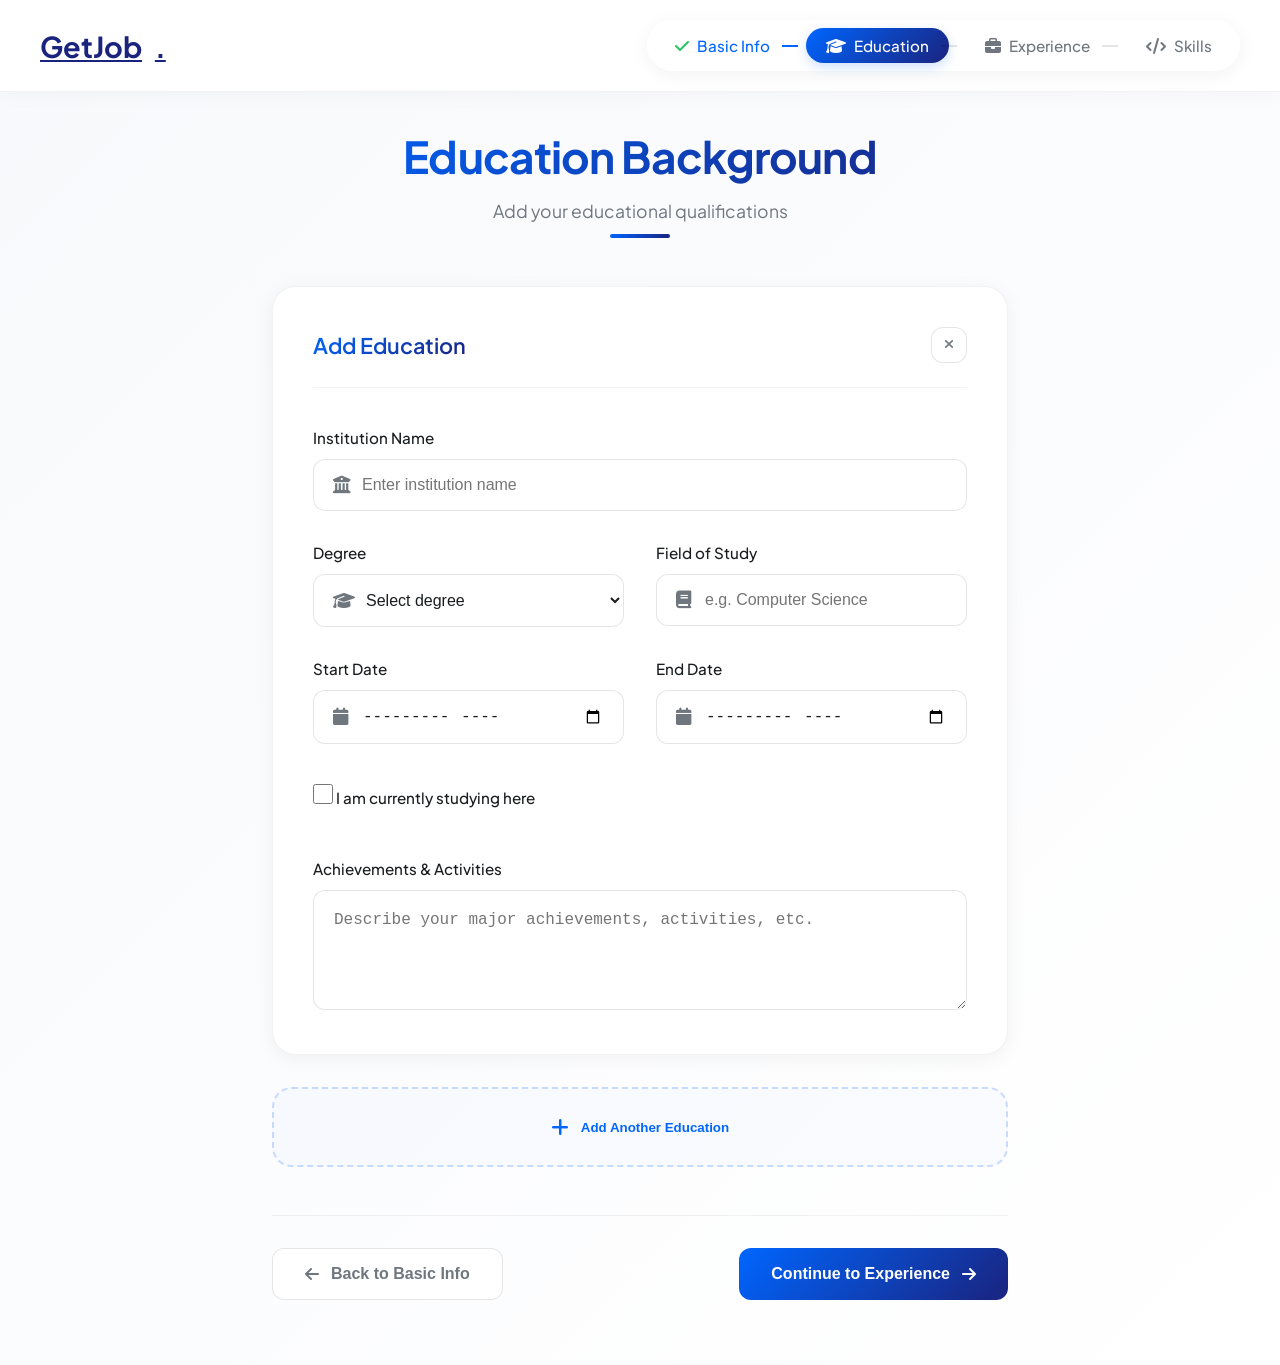
<file: frontend/education.html>
<!DOCTYPE html>
<html lang="en">
  <head>
    <meta charset="UTF-8" />
    <meta name="viewport" content="width=device-width, initial-scale=1.0" />
    <title>Education Details | GetJob</title>
    <link rel="stylesheet" href="css/styles.css" />
    <link rel="stylesheet" href="css/education.css" />
    <link rel="preconnect" href="https://fonts.googleapis.com" />
    <link rel="preconnect" href="https://fonts.gstatic.com" crossorigin />
    <link
      href="https://fonts.googleapis.com/css2?family=Plus+Jakarta+Sans:wght@400;500;600;700&display=swap"
      rel="stylesheet"
    />
    <link
      rel="stylesheet"
      href="https://cdnjs.cloudflare.com/ajax/libs/font-awesome/6.5.1/css/all.min.css"
    />
  </head>
  <body>
    <div class="page-container">
      <nav class="profile-nav">
        <a href="index.html" class="logo">GetJob<span>.</span></a>
        <div class="nav-progress">
          <div class="progress-steps">
            <div class="step completed">
              <i class="fa-solid fa-check"></i>
              <span>Basic Info</span>
            </div>
            <div class="step active">
              <i class="fa-solid fa-graduation-cap"></i>
              <span>Education</span>
            </div>
            <div class="step">
              <i class="fa-solid fa-briefcase"></i>
              <span>Experience</span>
            </div>
            <div class="step">
              <i class="fa-solid fa-code"></i>
              <span>Skills</span>
            </div>
          </div>
        </div>
      </nav>

      <main class="education-content">
        <div class="section-header">
          <h1>Education Background</h1>
          <p>Add your educational qualifications</p>
        </div>

        <div class="education-list">
          <!-- Education Entry -->
          <div class="education-entry">
            <div class="entry-header">
              <h3>Add Education</h3>
              <button type="button" class="btn-icon remove-entry" title="Remove">
                <i class="fa-solid fa-times"></i>
              </button>
            </div>

            <form class="education-form">
              <div class="form-grid">
                <div class="form-group full-width">
                  <label for="institution">Institution Name</label>
                  <div class="input-group">
                    <i class="fa-solid fa-building-columns"></i>
                    <input
                      type="text"
                      id="institution"
                      placeholder="Enter institution name"
                      required
                    />
                  </div>
                </div>

                <div class="form-group">
                  <label for="degree">Degree</label>
                  <div class="input-group">
                    <i class="fa-solid fa-graduation-cap"></i>
                    <select id="degree" required>
                      <option value="">Select degree</option>
                      <option value="bachelor">Bachelor's Degree</option>
                      <option value="master">Master's Degree</option>
                      <option value="phd">Ph.D.</option>
                      <option value="diploma">Diploma</option>
                    </select>
                  </div>
                </div>

                <div class="form-group">
                  <label for="field">Field of Study</label>
                  <div class="input-group">
                    <i class="fa-solid fa-book"></i>
                    <input
                      type="text"
                      id="field"
                      placeholder="e.g. Computer Science"
                      required
                    />
                  </div>
                </div>

                <div class="form-group">
                  <label for="startDate">Start Date</label>
                  <div class="input-group">
                    <i class="fa-solid fa-calendar"></i>
                    <input type="month" id="startDate" required />
                  </div>
                </div>

                <div class="form-group">
                  <label for="endDate">End Date</label>
                  <div class="input-group">
                    <i class="fa-solid fa-calendar"></i>
                    <input type="month" id="endDate" />
                  </div>
                </div>

                <div class="form-group">
                  <label class="checkbox-label">
                    <input type="checkbox" id="currentlyStudying" />
                    <span>I am currently studying here</span>
                  </label>
                </div>

                <div class="form-group full-width">
                  <label for="achievements">Achievements & Activities</label>
                  <div class="input-group">
                    <textarea
                      id="achievements"
                      rows="3"
                      placeholder="Describe your major achievements, activities, etc."
                    ></textarea>
                  </div>
                </div>
              </div>
            </form>
          </div>
        </div>

        <button type="button" class="btn-add-more">
          <i class="fa-solid fa-plus"></i>
          Add Another Education
        </button>

        <div class="form-actions">
          <button type="button" class="btn-secondary" onclick="location.href='create-profile.html'">
            <i class="fa-solid fa-arrow-left"></i>
            Back to Basic Info
          </button>
          <button type="button" class="btn-primary" onclick="saveAndContinue()">
            Continue to Experience
            <i class="fa-solid fa-arrow-right"></i>
          </button>
        </div>
      </main>
    </div>

    <script src="js/config.js"></script>
    <script src="js/api.js"></script>
    <script src="js/education.js"></script>
  </body>
</html>
</file>
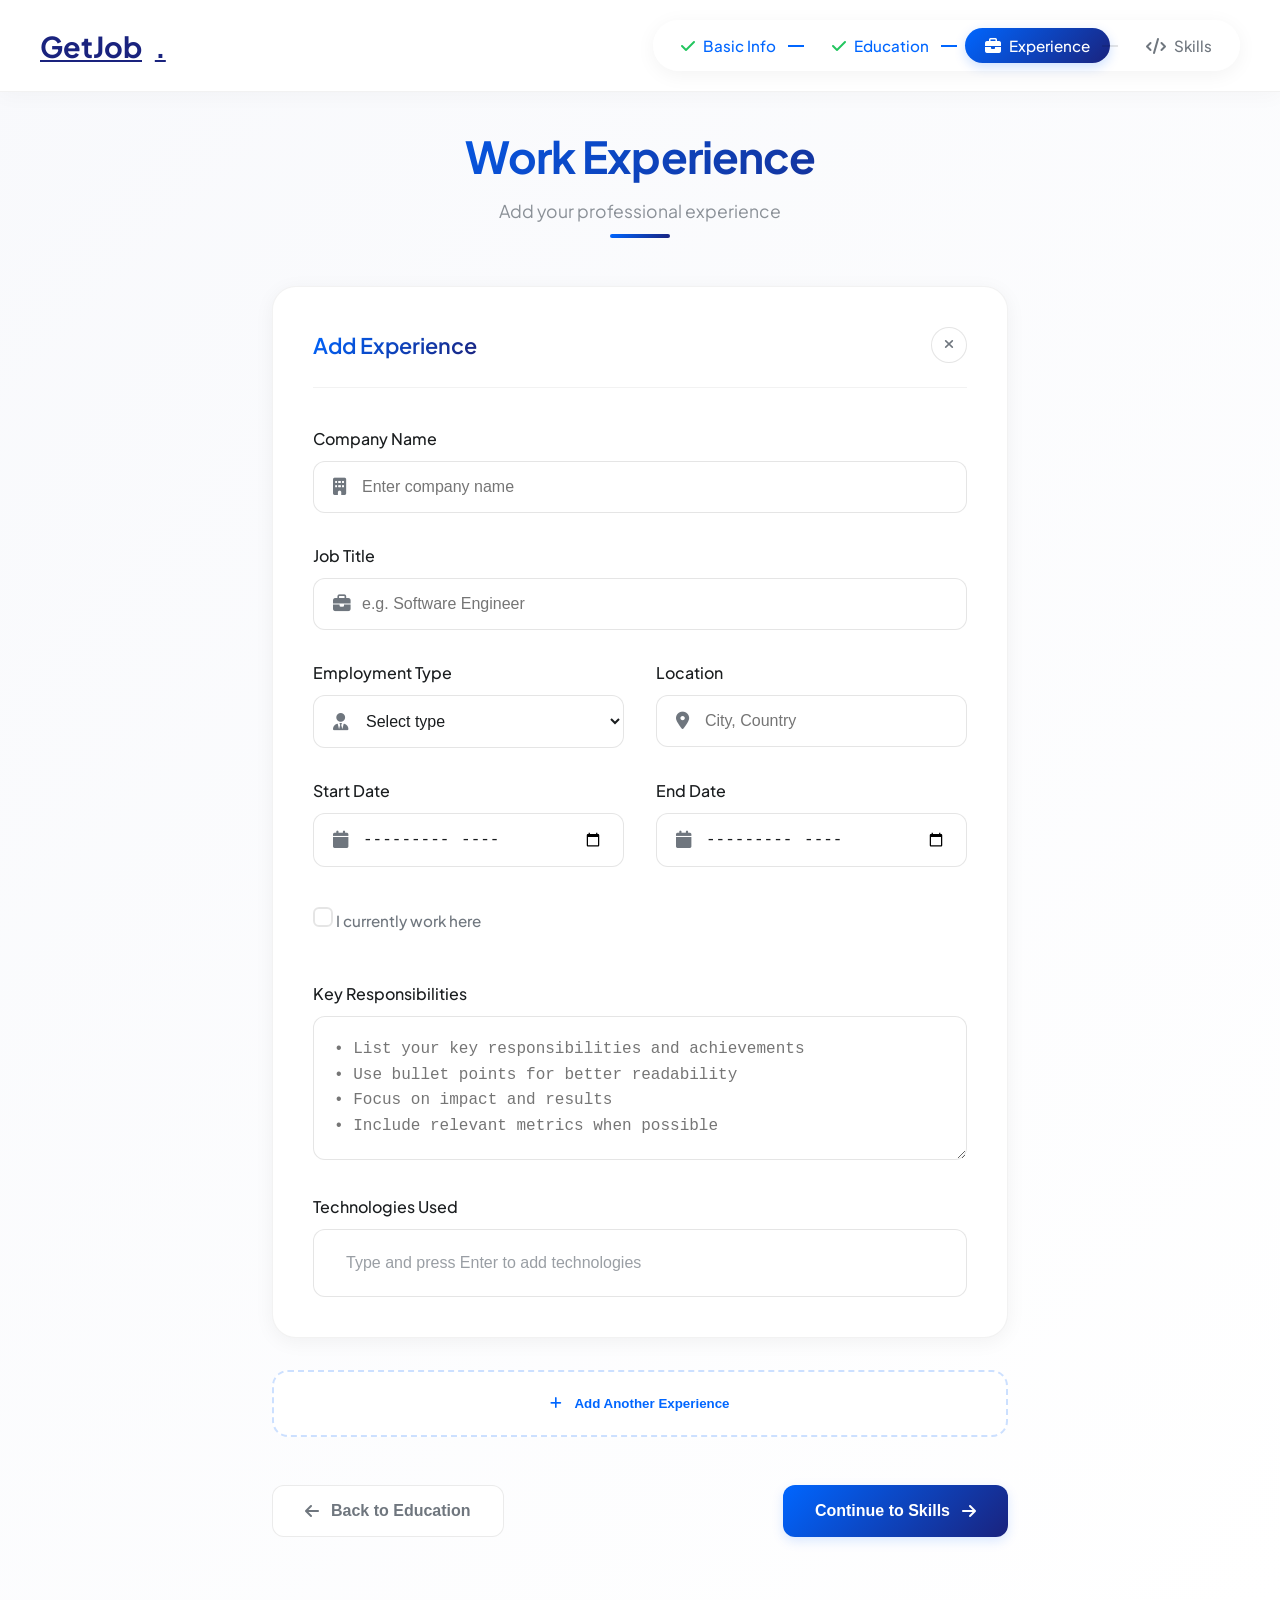
<file: frontend/experience.html>
<!DOCTYPE html>
<html lang="en">
  <head>
    <meta charset="UTF-8" />
    <meta name="viewport" content="width=device-width, initial-scale=1.0" />
    <title>Work Experience | GetJob</title>
    <link rel="stylesheet" href="css/styles.css" />
    <link rel="stylesheet" href="css/experience.css" />
    <link rel="preconnect" href="https://fonts.googleapis.com" />
    <link rel="preconnect" href="https://fonts.gstatic.com" crossorigin />
    <link
      href="https://fonts.googleapis.com/css2?family=Plus+Jakarta+Sans:wght@400;500;600;700&display=swap"
      rel="stylesheet"
    />
    <link
      rel="stylesheet"
      href="https://cdnjs.cloudflare.com/ajax/libs/font-awesome/6.5.1/css/all.min.css"
    />
  </head>
  <body>
    <div class="page-container">
      <nav class="profile-nav">
        <a href="index.html" class="logo">GetJob<span>.</span></a>
        <div class="nav-progress">
          <div class="progress-steps">
            <div class="step completed">
              <i class="fa-solid fa-check"></i>
              <span>Basic Info</span>
            </div>
            <div class="step completed">
              <i class="fa-solid fa-check"></i>
              <span>Education</span>
            </div>
            <div class="step active">
              <i class="fa-solid fa-briefcase"></i>
              <span>Experience</span>
            </div>
            <div class="step">
              <i class="fa-solid fa-code"></i>
              <span>Skills</span>
            </div>
          </div>
        </div>
      </nav>

      <main class="experience-content">
        <div class="section-header">
          <h1>Work Experience</h1>
          <p>Add your professional experience</p>
        </div>

        <div class="experience-list">
          <div class="experience-entry">
            <div class="entry-header">
              <h3>Add Experience</h3>
              <button type="button" class="btn-icon remove-entry" title="Remove">
                <i class="fa-solid fa-times"></i>
              </button>
            </div>

            <form class="experience-form">
              <div class="form-grid">
                <div class="form-group full-width">
                  <label for="company">Company Name</label>
                  <div class="input-group">
                    <i class="fa-solid fa-building"></i>
                    <input type="text" id="company" placeholder="Enter company name" required />
                  </div>
                </div>

                <div class="form-group full-width">
                  <label for="position">Job Title</label>
                  <div class="input-group">
                    <i class="fa-solid fa-briefcase"></i>
                    <input type="text" id="position" placeholder="e.g. Software Engineer" required />
                  </div>
                </div>

                <div class="form-group">
                  <label for="employmentType">Employment Type</label>
                  <div class="input-group">
                    <i class="fa-solid fa-user-tie"></i>
                    <select id="employmentType" required>
                      <option value="">Select type</option>
                      <option value="fullTime">Full-time</option>
                      <option value="partTime">Part-time</option>
                      <option value="contract">Contract</option>
                      <option value="internship">Internship</option>
                      <option value="freelance">Freelance</option>
                    </select>
                  </div>
                </div>

                <div class="form-group">
                  <label for="location">Location</label>
                  <div class="input-group">
                    <i class="fa-solid fa-location-dot"></i>
                    <input type="text" id="location" placeholder="City, Country" required />
                  </div>
                </div>

                <div class="form-group">
                  <label for="startDate">Start Date</label>
                  <div class="input-group">
                    <i class="fa-solid fa-calendar"></i>
                    <input type="month" id="startDate" required />
                  </div>
                </div>

                <div class="form-group">
                  <label for="endDate">End Date</label>
                  <div class="input-group">
                    <i class="fa-solid fa-calendar"></i>
                    <input type="month" id="endDate" />
                  </div>
                </div>

                <div class="form-group">
                  <label class="checkbox-label">
                    <input type="checkbox" id="currentlyWorking" />
                    <span>I currently work here</span>
                  </label>
                </div>

                <div class="form-group full-width">
                  <label for="responsibilities">Key Responsibilities</label>
                  <div class="input-group">
                    <textarea
                      id="responsibilities"
                      rows="4"
                      placeholder="• List your key responsibilities and achievements&#10;• Use bullet points for better readability&#10;• Focus on impact and results&#10;• Include relevant metrics when possible"
                    ></textarea>
                  </div>
                </div>

                <div class="form-group full-width">
                  <label>Technologies Used</label>
                  <div class="tags-input">
                    <div class="tags-list"></div>
                    <input
                      type="text"
                      id="techInput"
                      placeholder="Type and press Enter to add technologies"
                    />
                  </div>
                </div>
              </div>
            </form>
          </div>
        </div>

        <button type="button" class="btn-add-more">
          <i class="fa-solid fa-plus"></i>
          Add Another Experience
        </button>

        <div class="form-actions">
          <button type="button" class="btn-secondary" onclick="location.href='education.html'">
            <i class="fa-solid fa-arrow-left"></i>
            Back to Education
          </button>
          <button type="button" class="btn-primary" onclick="saveAndContinue()">
            Continue to Skills
            <i class="fa-solid fa-arrow-right"></i>
          </button>
        </div>
      </main>
    </div>

    <script src="js/config.js"></script>
    <script src="js/api.js"></script>
    <script src="js/experience.js"></script>
  </body>
</html>
</file>
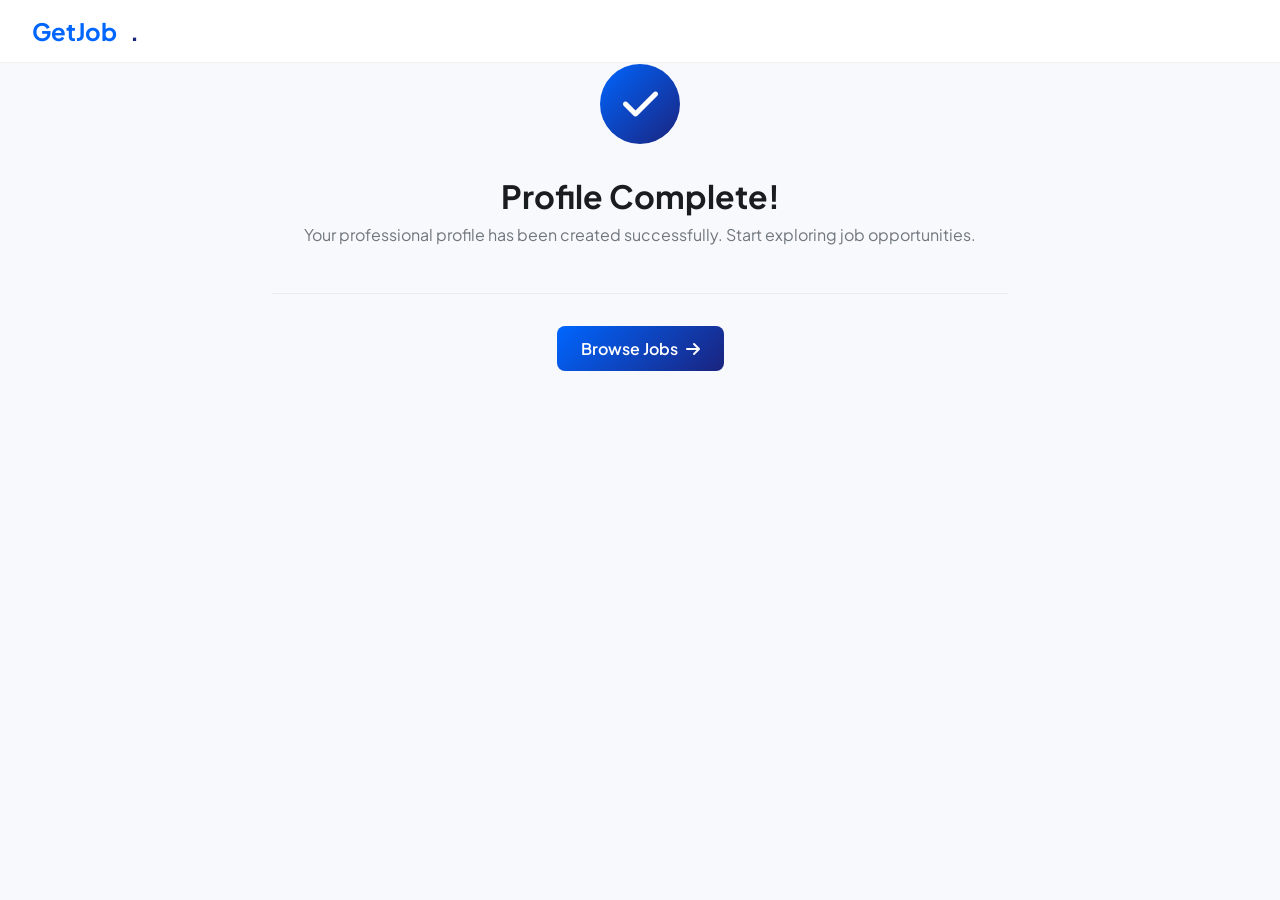
<file: frontend/profile-complete.html>
<!DOCTYPE html>
<html lang="en">
  <head>
    <meta charset="UTF-8" />
    <meta name="viewport" content="width=device-width, initial-scale=1.0" />
    <title>Profile Complete | GetJob</title>
    <link rel="stylesheet" href="css/styles.css" />
    <link rel="stylesheet" href="css/create-profile.css" />
    <link rel="preconnect" href="https://fonts.googleapis.com" />
    <link rel="preconnect" href="https://fonts.gstatic.com" crossorigin />
    <link
      href="https://fonts.googleapis.com/css2?family=Plus+Jakarta+Sans:wght@400;500;600;700&display=swap"
      rel="stylesheet"
    />
    <link
      rel="stylesheet"
      href="https://cdnjs.cloudflare.com/ajax/libs/font-awesome/6.5.1/css/all.min.css"
    />
  </head>
  <body>
    <div class="page-container">
      <nav class="profile-nav">
        <a href="index.html" class="logo">GetJob<span>.</span></a>
      </nav>

      <main class="profile-content" style="text-align: center; padding: 4rem 2rem;">
        <div class="section-header">
          <div style="width: 80px; height: 80px; background: var(--gradient-primary); border-radius: 50%; display: flex; align-items: center; justify-content: center; margin: 0 auto 2rem;">
            <i class="fa-solid fa-check" style="font-size: 2.5rem; color: white;"></i>
          </div>
          <h1>Profile Complete!</h1>
          <p>Your professional profile has been created successfully. Start exploring job opportunities.</p>
        </div>
        <div class="form-actions" style="justify-content: center; margin-top: 2rem;">
          <a href="index.html" class="btn-primary" style="text-decoration: none; display: inline-flex;">
            Browse Jobs
            <i class="fa-solid fa-arrow-right"></i>
          </a>
        </div>
      </main>
    </div>
  </body>
</html>
</file>
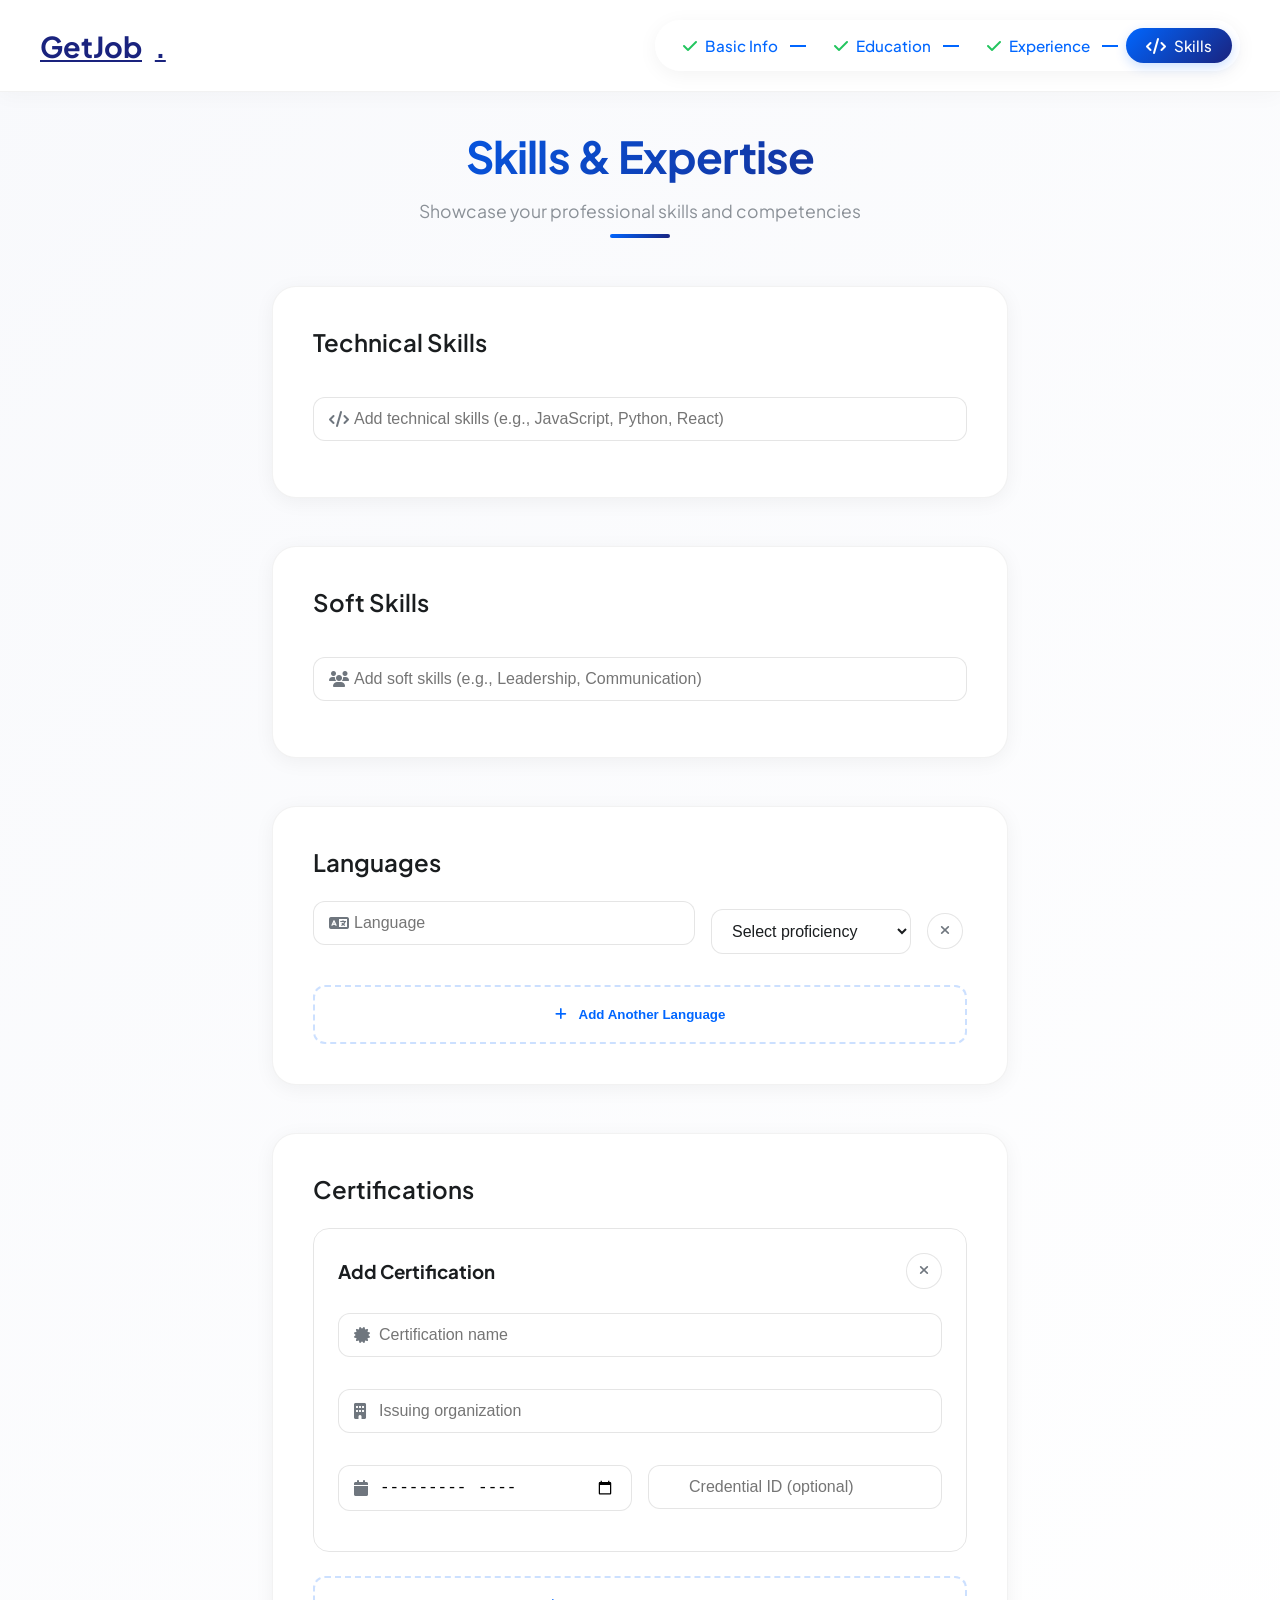
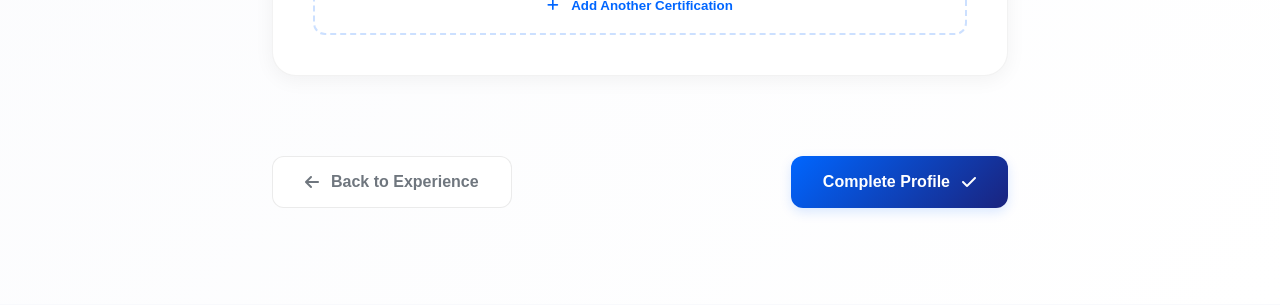
<file: frontend/skills.html>
<!DOCTYPE html>
<html lang="en">
  <head>
    <meta charset="UTF-8" />
    <meta name="viewport" content="width=device-width, initial-scale=1.0" />
    <title>Skills & Expertise | GetJob</title>
    <link rel="stylesheet" href="css/styles.css" />
    <link rel="stylesheet" href="css/skills.css" />
    <link rel="preconnect" href="https://fonts.googleapis.com" />
    <link rel="preconnect" href="https://fonts.gstatic.com" crossorigin />
    <link
      href="https://fonts.googleapis.com/css2?family=Plus+Jakarta+Sans:wght@400;500;600;700&display=swap"
      rel="stylesheet"
    />
    <link
      rel="stylesheet"
      href="https://cdnjs.cloudflare.com/ajax/libs/font-awesome/6.5.1/css/all.min.css"
    />
  </head>
  <body>
    <div class="page-container">
      <nav class="profile-nav">
        <a href="index.html" class="logo">GetJob<span>.</span></a>
        <div class="nav-progress">
          <div class="progress-steps">
            <div class="step completed">
              <i class="fa-solid fa-check"></i>
              <span>Basic Info</span>
            </div>
            <div class="step completed">
              <i class="fa-solid fa-check"></i>
              <span>Education</span>
            </div>
            <div class="step completed">
              <i class="fa-solid fa-check"></i>
              <span>Experience</span>
            </div>
            <div class="step active">
              <i class="fa-solid fa-code"></i>
              <span>Skills</span>
            </div>
          </div>
        </div>
      </nav>

      <main class="skills-content">
        <div class="section-header">
          <h1>Skills & Expertise</h1>
          <p>Showcase your professional skills and competencies</p>
        </div>

        <div class="skills-container">
          <!-- Technical Skills Section -->
          <section class="skills-section">
            <h2>Technical Skills</h2>
            <div class="skills-input">
              <div class="tags-list" id="technicalSkills"></div>
              <div class="input-group">
                <i class="fa-solid fa-code"></i>
                <input
                  type="text"
                  placeholder="Add technical skills (e.g., JavaScript, Python, React)"
                  id="technicalInput"
                />
              </div>
            </div>
          </section>

          <!-- Soft Skills Section -->
          <section class="skills-section">
            <h2>Soft Skills</h2>
            <div class="skills-input">
              <div class="tags-list" id="softSkills"></div>
              <div class="input-group">
                <i class="fa-solid fa-users"></i>
                <input
                  type="text"
                  placeholder="Add soft skills (e.g., Leadership, Communication)"
                  id="softInput"
                />
              </div>
            </div>
          </section>

          <!-- Languages Section -->
          <section class="skills-section">
            <h2>Languages</h2>
            <div class="languages-list" id="languagesList">
              <!-- Language entries will be added here -->
              <div class="language-entry">
                <div class="input-group">
                  <i class="fa-solid fa-language"></i>
                  <input type="text" placeholder="Language" class="language-name" />
                </div>
                <select class="proficiency-level">
                  <option value="">Select proficiency</option>
                  <option value="native">Native</option>
                  <option value="fluent">Fluent</option>
                  <option value="advanced">Advanced</option>
                  <option value="intermediate">Intermediate</option>
                  <option value="basic">Basic</option>
                </select>
                <button type="button" class="btn-icon remove-language">
                  <i class="fa-solid fa-times"></i>
                </button>
              </div>
            </div>
            <button type="button" class="btn-add-language">
              <i class="fa-solid fa-plus"></i>
              Add Another Language
            </button>
          </section>

          <!-- Certifications Section -->
          <section class="skills-section">
            <h2>Certifications</h2>
            <div class="certifications-list" id="certificationsList">
              <div class="certification-entry">
                <div class="cert-header">
                  <h3>Add Certification</h3>
                  <button type="button" class="btn-icon remove-cert">
                    <i class="fa-solid fa-times"></i>
                  </button>
                </div>
                <div class="cert-form">
                  <div class="input-group">
                    <i class="fa-solid fa-certificate"></i>
                    <input type="text" placeholder="Certification name" class="cert-name" />
                  </div>
                  <div class="input-group">
                    <i class="fa-solid fa-building"></i>
                    <input type="text" placeholder="Issuing organization" class="cert-org" />
                  </div>
                  <div class="cert-dates">
                    <div class="input-group">
                      <i class="fa-solid fa-calendar"></i>
                      <input type="month" class="cert-date" placeholder="Issue date" />
                    </div>
                    <div class="input-group">
                      <input type="text" placeholder="Credential ID (optional)" class="cert-id" />
                    </div>
                  </div>
                </div>
              </div>
            </div>
            <button type="button" class="btn-add-cert">
              <i class="fa-solid fa-plus"></i>
              Add Another Certification
            </button>
          </section>
        </div>

        <div class="form-actions">
          <button type="button" class="btn-secondary" onclick="location.href='experience.html'">
            <i class="fa-solid fa-arrow-left"></i>
            Back to Experience
          </button>
          <button type="button" class="btn-primary" onclick="saveAndFinish()">
            Complete Profile
            <i class="fa-solid fa-check"></i>
          </button>
        </div>
      </main>
    </div>

    <script src="js/config.js"></script>
    <script src="js/api.js"></script>
    <script src="js/skills.js"></script>
  </body>
</html>
</file>
<file: frontend/css/styles.css>
:root {
  --primary-color: #0066ff;
  --secondary-color: #1a237e;
  --accent-color: #ff6b6b;
  --background-light: #f8f9fc;
  --text-primary: #1a1d1f;
  --text-secondary: #6f767e;
  --shadow-sm: 0 2px 8px rgba(0, 0, 0, 0.05);
  --shadow-md: 0 8px 24px rgba(0, 0, 0, 0.08);
  --gradient-primary: linear-gradient(
    135deg,
    var(--primary-color),
    var(--secondary-color)
  );
}

* {
  margin: 0;
  padding: 0;
  box-sizing: border-box;
}

body {
  font-family: "Plus Jakarta Sans", sans-serif;
  background-color: var(--background-light);
  color: var(--text-primary);
}

.navbar {
  background: white;
  padding: 1.2rem 0;
  border-bottom: 1px solid rgba(0, 0, 0, 0.05);
  position: fixed;
  width: 100%;
  top: 0;
  z-index: 100;
  backdrop-filter: blur(8px);
  background: rgba(255, 255, 255, 0.95);
}

.nav-container {
  max-width: 1280px;
  margin: 0 auto;
  display: flex;
  align-items: center;
  justify-content: space-between;
  padding: 0 2rem;
}

.logo {
  display: flex;
  align-items: center;
  gap: 0.8rem;
  font-weight: 700;
  font-size: 1.8rem;
  color: var(--secondary-color);
}

.nav-links {
  display: flex;
  gap: 2rem;
}

.nav-link {
  color: var(--text-secondary);
  text-decoration: none;
  font-weight: 500;
  transition: all 0.3s ease;
  position: relative;
}

.nav-link:hover {
  color: var(--primary-color);
}

.nav-link::after {
  content: "";
  position: absolute;
  bottom: -4px;
  left: 0;
  width: 0;
  height: 2px;
  background: var(--primary-color);
  transition: width 0.3s ease;
}

.nav-link:hover::after,
.nav-link.active::after {
  width: 100%;
}

.nav-link.active {
  color: var(--primary-color);
  font-weight: 600;
}

/* Add some padding to sections to improve scrolling */
.discover-section,
.internships-section,
.organizations-section {
  scroll-margin-top: 100px; /* Increased to account for navbar height + padding */
}

.auth-buttons {
  display: flex;
  gap: 1rem;
  align-items: center;
}

.btn-login {
  text-decoration: none;
  display: inline-flex;
  align-items: center;
  padding: 0.8rem 1.6rem;
  border: 1px solid var(--primary-color);
  background: transparent;
  color: var(--primary-color);
  border-radius: 8px;
  font-weight: 600;
  cursor: pointer;
  transition: all 0.2s ease;
  position: relative;
  overflow: hidden;
}

.btn-register {
  display: inline-flex;
  align-items: center;
  justify-content: center;
  padding: 0.8rem 1.6rem;
  background: var(--gradient-primary);
  color: white;
  border: none;
  border-radius: 8px;
  font-weight: 600;
  cursor: pointer;
  transition: all 0.2s ease;
  box-shadow: 0 4px 15px rgba(0, 102, 255, 0.2);
  text-decoration: none;
}

.btn-login:hover {
  background: var(--primary-color);
  color: white;
  transform: translateY(-2px);
}

.btn-register:hover {
  transform: translateY(-2px);
  box-shadow: 0 4px 15px rgba(45, 63, 222, 0.2);
}

.hero-section {
  max-width: 1280px;
  margin: 0 auto;
  padding: 10rem 2rem 4rem;
  text-align: center;
}

.hero-title {
  font-size: clamp(2.5rem, 5vw, 3.5rem);
  font-weight: 700;
  margin-bottom: 1rem;
  background: var(--gradient-primary);
  -webkit-background-clip: text;
  -webkit-text-fill-color: transparent;
  letter-spacing: -0.02em;
}

.hero-subtitle {
  font-size: 1.2rem;
  color: var(--text-secondary);
  margin-bottom: 4rem;
  max-width: 600px;
  margin-left: auto;
  margin-right: auto;
}

.search-container {
  margin: 3rem auto;
  max-width: 900px;
}

.search-box {
  display: flex;
  gap: 1rem;
  background: white;
  padding: 1.5rem;
  border-radius: 16px;
  box-shadow: var(--shadow-md);
  transition: all 0.3s ease;
  position: relative;
}

.search-box:hover {
  transform: translateY(-2px);
  box-shadow: var(--shadow-md), 0 8px 24px rgba(45, 63, 222, 0.1);
}

.search-input {
  flex: 1;
  display: flex;
  align-items: center;
  gap: 0.8rem;
  padding: 0.8rem 1.2rem;
  background: var(--background-light);
  border-radius: 8px;
  transition: all 0.2s ease;
  border: 1px solid transparent;
}

.search-input:focus-within {
  background: white;
  border-color: var(--primary-color);
}

.search-input input,
.search-input select {
  width: 100%;
  border: none;
  background: transparent;
  font-size: 1rem;
  color: var(--text-primary);
  outline: none;
}

.btn-search {
  padding: 0.8rem 2rem;
  background: var(--gradient-primary);
  color: white;
  border: none;
  border-radius: 8px;
  font-weight: 600;
  cursor: pointer;
  transition: all 0.2s ease;
  display: flex;
  align-items: center;
  gap: 0.5rem;
  box-shadow: 0 4px 15px rgba(0, 102, 255, 0.2);
}

.btn-search:hover {
  transform: translateY(-2px);
  box-shadow: 0 6px 20px rgba(0, 102, 255, 0.3);
}

.categories-grid {
  display: grid;
  grid-template-columns: repeat(auto-fit, minmax(240px, 1fr));
  gap: 1.5rem;
  margin: 4rem 0;
}

.category-card {
  background: white;
  padding: 1.5rem;
  border-radius: 12px;
  text-align: left;
  transition: all 0.3s ease;
  border: 1px solid rgba(0, 0, 0, 0.05);
  cursor: pointer;
}

.category-card:hover {
  transform: translateY(-4px);
  box-shadow: var(--shadow-md);
}

.category-card.premium {
  background: var(--gradient-primary);
  color: white;
}

/* Icon styles */
.search-input i {
  color: var(--text-secondary);
  font-size: 1.1rem;
  min-width: 20px;
}

.btn-search i {
  margin-right: 8px;
}

.category-card i {
  font-size: 1.5rem;
  margin-bottom: 1rem;
  display: block;
}

.category-card.premium i {
  color: white;
}

/* Responsive Design */
@media (max-width: 768px) {
  .nav-container {
    padding: 0 1rem;
  }

  .nav-links {
    display: none;
  }

  .search-box {
    flex-direction: column;
    padding: 1rem;
  }

  .search-input {
    width: 100%;
  }

  .btn-search {
    width: 100%;
    margin-top: 0.5rem;
  }

  .hero-title {
    font-size: clamp(2rem, 4vw, 2.5rem);
  }

  .hero-subtitle {
    font-size: 1rem;
    padding: 0 1rem;
  }
}

/* Featured Jobs Section */
.featured-jobs {
  margin-top: 6rem;
  padding: 2rem;
  background: linear-gradient(to bottom, #0a1930, #1a2942);
  backdrop-filter: blur(10px);
  border-radius: 24px;
  box-shadow: 0 20px 40px rgba(10, 25, 48, 0.15);
}

.featured-title {
  font-size: 2.5rem;
  font-weight: 700;
  color: white;
  margin-bottom: 1rem;
}

.featured-subtitle {
  color: rgba(255, 255, 255, 0.7);
  margin-bottom: 3rem;
  font-size: 1.1rem;
}

.jobs-grid {
  display: grid;
  grid-template-columns: repeat(auto-fit, minmax(350px, 1fr));
  gap: 2rem;
}

.job-card {
  background: rgba(255, 255, 255, 0.03);
  backdrop-filter: blur(10px);
  padding: 2rem;
  border-radius: 16px;
  border: 1px solid rgba(255, 255, 255, 0.1);
  transition: all 0.3s ease;
}

.job-card:hover {
  transform: translateY(-4px);
  box-shadow: 0 8px 30px rgba(0, 0, 0, 0.2);
  border-color: rgba(255, 255, 255, 0.2);
  background: rgba(255, 255, 255, 0.05);
}

.job-icon {
  width: 48px;
  height: 48px;
  background: rgba(255, 255, 255, 0.1);
  border-radius: 12px;
  display: flex;
  align-items: center;
  justify-content: center;
  margin-bottom: 1.5rem;
}

.job-icon i {
  font-size: 1.5rem;
  color: #60a5fa;
}

.job-tags {
  display: flex;
  gap: 0.5rem;
  margin-bottom: 1rem;
}

.tag {
  padding: 0.4rem 0.8rem;
  border-radius: 6px;
  font-size: 0.875rem;
  font-weight: 500;
}

.tag.featured {
  background: rgba(96, 165, 250, 0.2);
  color: #60a5fa;
}

.tag.remote {
  background: rgba(52, 168, 83, 0.1);
  color: #34a853;
}

.tag.urgent {
  background: rgba(234, 67, 53, 0.1);
  color: #ea4335;
}

.tag.hybrid {
  background: rgba(251, 188, 5, 0.1);
  color: #fbbc05;
}

.job-title {
  font-size: 1.25rem;
  font-weight: 600;
  margin-bottom: 0.5rem;
  color: white;
}

.company-name {
  color: rgba(255, 255, 255, 0.7);
  margin-bottom: 1.5rem;
}

.job-details {
  display: flex;
  flex-direction: column;
  gap: 0.75rem;
  margin-bottom: 1.5rem;
}

.job-details span {
  display: flex;
  align-items: center;
  gap: 0.5rem;
  color: rgba(255, 255, 255, 0.6);
  font-size: 0.875rem;
}

.job-skills {
  display: flex;
  flex-wrap: wrap;
  gap: 0.5rem;
  margin-bottom: 1.5rem;
}

.skill {
  padding: 0.4rem 0.8rem;
  background: rgba(255, 255, 255, 0.1);
  border-radius: 6px;
  font-size: 0.875rem;
  color: rgba(255, 255, 255, 0.8);
}

.job-actions {
  display: flex;
  gap: 1rem;
}

.btn-apply {
  flex: 1;
  padding: 0.8rem;
  background: #60a5fa;
  color: white;
  border: none;
  border-radius: 8px;
  font-weight: 600;
  cursor: pointer;
  transition: all 0.2s ease;
}

.btn-save {
  width: 42px;
  height: 42px;
  display: flex;
  align-items: center;
  justify-content: center;
  border: 1px solid rgba(255, 255, 255, 0.2);
  background: transparent;
  border-radius: 8px;
  cursor: pointer;
  transition: all 0.2s ease;
}

.btn-save i {
  color: rgba(255, 255, 255, 0.8);
}

.btn-apply:hover {
  transform: translateY(-2px);
  box-shadow: 0 4px 20px rgba(96, 165, 250, 0.4);
  background: #4993f8;
}

.btn-save:hover {
  background: rgba(255, 255, 255, 0.1);
  border-color: rgba(255, 255, 255, 0.4);
}

/* Update responsive styles */
@media (max-width: 768px) {
  .featured-jobs {
    margin-top: 4rem;
    padding: 1rem;
  }

  .featured-title {
    font-size: 2rem;
  }

  .jobs-grid {
    grid-template-columns: 1fr;
  }

  .job-card {
    padding: 1.5rem;
  }
}

/* Footer Styles */
.footer {
  background: #f8fafc;
  padding: 5rem 0 2rem;
  margin-top: 8rem;
  border-top: 1px solid rgba(0, 0, 0, 0.05);
}

.footer-container {
  max-width: 1280px;
  margin: 0 auto;
  padding: 0 2rem;
}

.footer-main {
  display: grid;
  grid-template-columns: 1.5fr 2fr;
  gap: 4rem;
  margin-bottom: 4rem;
}

.footer-brand {
  max-width: 320px;
}

.footer-logo {
  margin-bottom: 1.5rem;
}

.footer-logo span {
  font-size: 1.5rem;
  font-weight: 700;
  background: var(--gradient-primary);
  -webkit-background-clip: text;
  -webkit-text-fill-color: transparent;
}

.footer-description {
  color: var(--text-secondary);
  line-height: 1.6;
  margin-bottom: 2rem;
}

.social-links {
  display: flex;
  gap: 1rem;
}

.social-link {
  width: 40px;
  height: 40px;
  border-radius: 50%;
  background: white;
  display: flex;
  align-items: center;
  justify-content: center;
  color: var(--text-secondary);
  border: 1px solid rgba(0, 0, 0, 0.05);
  transition: all 0.3s ease;
}

.social-link:hover {
  color: var(--primary-color);
  transform: translateY(-2px);
  box-shadow: 0 4px 12px rgba(0, 0, 0, 0.1);
  border-color: var(--primary-color);
}

.footer-links {
  display: grid;
  grid-template-columns: repeat(3, 1fr);
  gap: 2rem;
}

.footer-group h4 {
  font-size: 1.1rem;
  font-weight: 600;
  color: var(--text-primary);
  margin-bottom: 1.5rem;
}

.footer-group ul {
  list-style: none;
  padding: 0;
}

.footer-group ul li {
  margin-bottom: 1rem;
}

.footer-group ul a {
  color: var(--text-secondary);
  text-decoration: none;
  transition: all 0.3s ease;
}

.footer-group ul a:hover {
  color: var(--primary-color);
  transform: translateX(2px);
}

.footer-bottom {
  padding-top: 2rem;
  border-top: 1px solid rgba(0, 0, 0, 0.05);
  display: flex;
  justify-content: space-between;
  align-items: center;
}

.copyright {
  color: var(--text-secondary);
  font-size: 0.875rem;
}

.footer-meta {
  display: flex;
  gap: 2rem;
}

.footer-meta a {
  color: var(--text-secondary);
  text-decoration: none;
  font-size: 0.875rem;
  transition: color 0.3s ease;
}

.footer-meta a:hover {
  color: var(--primary-color);
}

/* Responsive Design */
@media (max-width: 768px) {
  .footer {
    padding: 3rem 0 1.5rem;
    margin-top: 4rem;
  }

  .footer-main {
    grid-template-columns: 1fr;
    gap: 3rem;
  }

  .footer-brand {
    max-width: 100%;
    text-align: center;
  }

  .social-links {
    justify-content: center;
  }

  .footer-links {
    grid-template-columns: repeat(2, 1fr);
    gap: 2rem;
  }

  .footer-bottom {
    flex-direction: column;
    text-align: center;
    gap: 1rem;
  }

  .footer-meta {
    justify-content: center;
    flex-wrap: wrap;
    gap: 1rem;
  }
}

@media (max-width: 480px) {
  .footer-links {
    grid-template-columns: 1fr;
    text-align: center;
  }
}

html {
  scroll-behavior: smooth;
}

/* Progress Steps Styles */
.nav-progress {
  display: flex;
  align-items: center;
  justify-content: center;
}

.progress-steps {
  display: flex;
  align-items: center;
  gap: 1rem;
  padding: 0.5rem;
  background: rgba(255, 255, 255, 0.8);
  border-radius: 100px;
  box-shadow: 0 4px 20px rgba(0, 0, 0, 0.05);
  position: relative;
}

.step {
  display: flex;
  align-items: center;
  gap: 0.5rem;
  padding: 0.5rem 1.25rem;
  border-radius: 100px;
  font-size: 0.95rem;
  font-weight: 500;
  color: var(--text-secondary);
  transition: all 0.3s ease;
  position: relative;
}

.step i {
  font-size: 1rem;
  transition: all 0.3s ease;
}

.step.active {
  background: var(--gradient-primary);
  color: white;
  box-shadow: 0 4px 12px rgba(0, 102, 255, 0.2);
}

.step.completed {
  color: var(--primary-color);
}

.step.completed i {
  color: #22c55e;
}

/* Connecting lines between steps */
.step:not(:last-child)::after {
  content: "";
  position: absolute;
  right: -0.5rem;
  top: 50%;
  transform: translateY(-50%);
  width: 1rem;
  height: 2px;
  background: rgba(0, 0, 0, 0.1);
}

.step.completed:not(:last-child)::after {
  background: var(--primary-color);
}

/* Step animations */
.step {
  animation: stepFadeIn 0.5s ease forwards;
}

@keyframes stepFadeIn {
  from {
    opacity: 0;
    transform: translateY(-10px);
  }
  to {
    opacity: 1;
    transform: translateY(0);
  }
}

/* Hover effects */
.step:not(.active):hover {
  background: rgba(0, 102, 255, 0.05);
  transform: translateY(-2px);
}

/* Mobile responsiveness */
@media (max-width: 768px) {
  .progress-steps {
    gap: 0.5rem;
    padding: 0.25rem;
  }

  .step {
    padding: 0.5rem 0.75rem;
    font-size: 0.85rem;
  }

  .step span {
    display: none;
  }

  .step i {
    font-size: 1.1rem;
  }
}
</file>
<file: frontend/css/education.css>
.page-container {
  min-height: 100vh;
  background: linear-gradient(135deg, var(--background-light) 0%, #ffffff 100%);
}

.profile-nav {
  background: rgba(255, 255, 255, 0.9);
  backdrop-filter: blur(10px);
  padding: 1.25rem 2.5rem;
  border-bottom: 1px solid rgba(0, 0, 0, 0.05);
  position: fixed;
  width: 100%;
  top: 0;
  z-index: 100;
  display: flex;
  align-items: center;
  justify-content: space-between;
  box-shadow: 0 4px 20px rgba(0, 0, 0, 0.03);
}

.education-content {
  padding: 8rem 2rem 4rem;
  max-width: 800px;
  margin: 0 auto;
}

.section-header {
  text-align: center;
  margin-bottom: 4rem;
  position: relative;
}

.section-header::after {
  content: "";
  position: absolute;
  bottom: -1rem;
  left: 50%;
  transform: translateX(-50%);
  width: 60px;
  height: 4px;
  background: var(--gradient-primary);
  border-radius: 2px;
}

.section-header h1 {
  font-size: 2.75rem;
  font-weight: 700;
  background: var(--gradient-primary);
  -webkit-background-clip: text;
  -webkit-text-fill-color: transparent;
  margin-bottom: 1rem;
  letter-spacing: -0.02em;
}

.section-header p {
  color: var(--text-secondary);
  font-size: 1.1rem;
  max-width: 500px;
  margin: 0 auto;
}

.education-list {
  display: flex;
  flex-direction: column;
  gap: 2rem;
  margin-bottom: 2rem;
  perspective: 1000px;
}

.education-entry {
  background: white;
  border-radius: 24px;
  padding: 2.5rem;
  box-shadow: 0 4px 20px rgba(0, 0, 0, 0.05);
  border: 1px solid rgba(0, 0, 0, 0.05);
  transition: all 0.4s cubic-bezier(0.165, 0.84, 0.44, 1);
  transform-origin: center;
}

.education-entry:hover {
  transform: translateY(-4px) scale(1.01);
  box-shadow: 0 20px 40px rgba(0, 0, 0, 0.08);
  border-color: var(--primary-color);
}

.entry-header {
  display: flex;
  justify-content: space-between;
  align-items: center;
  margin-bottom: 2.5rem;
  padding-bottom: 1.5rem;
  border-bottom: 1px solid rgba(0, 0, 0, 0.05);
}

.entry-header h3 {
  font-size: 1.35rem;
  color: var(--text-primary);
  font-weight: 600;
  background: var(--gradient-primary);
  -webkit-background-clip: text;
  -webkit-text-fill-color: transparent;
}

.btn-icon {
  width: 36px;
  height: 36px;
  border-radius: 12px;
  border: 1px solid rgba(0, 0, 0, 0.1);
  background: white;
  color: var(--text-secondary);
  display: flex;
  align-items: center;
  justify-content: center;
  cursor: pointer;
  transition: all 0.3s ease;
}

.btn-icon:hover {
  color: #ef4444;
  border-color: #ef4444;
  background: #fef2f2;
  transform: rotate(90deg);
  box-shadow: 0 4px 12px rgba(239, 68, 68, 0.1);
}

.btn-add-more {
  width: 100%;
  padding: 1.75rem;
  border: 2px dashed rgba(0, 102, 255, 0.2);
  border-radius: 20px;
  background: rgba(0, 102, 255, 0.02);
  color: var(--primary-color);
  font-weight: 600;
  cursor: pointer;
  transition: all 0.3s ease;
  display: flex;
  align-items: center;
  justify-content: center;
  gap: 0.75rem;
  margin-bottom: 2.5rem;
}

.btn-add-more:hover {
  background: rgba(0, 102, 255, 0.05);
  border-color: var(--primary-color);
  transform: translateY(-2px);
  box-shadow: 0 8px 24px rgba(0, 102, 255, 0.1);
}

.btn-add-more i {
  font-size: 1.25rem;
  transition: transform 0.3s ease;
}

.btn-add-more:hover i {
  transform: rotate(90deg);
}

.form-actions {
  display: flex;
  justify-content: space-between;
  gap: 1.5rem;
  margin-top: 3rem;
  padding-top: 2rem;
  border-top: 1px solid rgba(0, 0, 0, 0.05);
}

.btn-secondary,
.btn-primary {
  padding: 1rem 2rem;
  border-radius: 12px;
  font-weight: 600;
  font-size: 1rem;
  cursor: pointer;
  transition: all 0.3s ease;
  display: flex;
  align-items: center;
  gap: 0.75rem;
  min-width: 200px;
  justify-content: center;
}

.btn-secondary {
  background: white;
  border: 1px solid rgba(0, 0, 0, 0.1);
  color: var(--text-secondary);
}

.btn-primary {
  background: var(--gradient-primary);
  border: none;
  color: white;
}

.btn-secondary:hover {
  border-color: var(--primary-color);
  color: var(--primary-color);
  transform: translateY(-2px);
  box-shadow: 0 4px 12px rgba(0, 0, 0, 0.05);
}

.btn-primary:hover {
  transform: translateY(-2px);
  box-shadow: 0 8px 24px rgba(0, 102, 255, 0.2);
}

/* Form Styles */
.form-grid {
  display: grid;
  grid-template-columns: repeat(2, 1fr);
  gap: 2rem;
}

.form-group.full-width {
  grid-column: 1 / -1;
}

.form-group label {
  display: block;
  margin-bottom: 0.75rem;
  font-weight: 500;
  color: var(--text-primary);
  font-size: 0.95rem;
}

.input-group {
  position: relative;
}

.input-group i {
  position: absolute;
  left: 1.25rem;
  top: 50%;
  transform: translateY(-50%);
  color: var(--text-secondary);
  font-size: 1.1rem;
  pointer-events: none;
}

.input-group input,
.input-group select,
.input-group textarea {
  width: 100%;
  padding: 1rem 1.25rem 1rem 3rem;
  border: 1px solid rgba(0, 0, 0, 0.1);
  border-radius: 12px;
  font-size: 1rem;
  transition: all 0.3s ease;
  background: white;
  color: var(--text-primary);
}

.input-group textarea {
  padding: 1.25rem;
  resize: vertical;
  min-height: 120px;
}

.input-group input:focus,
.input-group select:focus,
.input-group textarea:focus {
  border-color: var(--primary-color);
  box-shadow: 0 0 0 4px rgba(0, 102, 255, 0.1);
  outline: none;
}

.checkbox-label {
  display: flex;
  align-items: center;
  gap: 0.75rem;
  cursor: pointer;
  user-select: none;
  padding: 0.5rem 0;
}

.checkbox-label input[type="checkbox"] {
  width: 20px;
  height: 20px;
  border: 2px solid rgba(0, 0, 0, 0.1);
  border-radius: 6px;
  cursor: pointer;
  transition: all 0.3s ease;
}

.checkbox-label input[type="checkbox"]:checked {
  background-color: var(--primary-color);
  border-color: var(--primary-color);
}

/* Animation for new education entry */
@keyframes slideDown {
  from {
    opacity: 0;
    transform: translateY(-20px) scale(0.98);
  }
  to {
    opacity: 1;
    transform: translateY(0) scale(1);
  }
}

.education-entry {
  animation: slideDown 0.4s cubic-bezier(0.165, 0.84, 0.44, 1);
}

@media (max-width: 768px) {
  .education-content {
    padding: 6rem 1rem 2rem;
  }

  .section-header h1 {
    font-size: 2rem;
  }

  .form-grid {
    grid-template-columns: 1fr;
    gap: 1.5rem;
  }

  .education-entry {
    padding: 1.5rem;
  }

  .form-actions {
    flex-direction: column;
  }

  .btn-secondary,
  .btn-primary {
    width: 100%;
    min-width: unset;
  }
}
</file>
<file: frontend/css/experience.css>
.page-container {
  min-height: 100vh;
  background: linear-gradient(135deg, var(--background-light) 0%, #ffffff 100%);
}

.profile-nav {
  background: rgba(255, 255, 255, 0.95);
  backdrop-filter: blur(10px);
  -webkit-backdrop-filter: blur(10px);
  padding: 1.25rem 2.5rem;
  border-bottom: 1px solid rgba(0, 0, 0, 0.05);
  position: fixed;
  width: 100%;
  top: 0;
  z-index: 100;
  display: flex;
  align-items: center;
  justify-content: space-between;
  box-shadow: 0 4px 20px rgba(0, 0, 0, 0.03);
}

.experience-content {
  padding: 8rem 2rem 4rem;
  max-width: 800px;
  margin: 0 auto;
}

.section-header {
  text-align: center;
  margin-bottom: 4rem;
  position: relative;
  animation: fadeInDown 0.6s ease-out;
}

.section-header::after {
  content: "";
  position: absolute;
  bottom: -1rem;
  left: 50%;
  transform: translateX(-50%);
  width: 60px;
  height: 4px;
  background: var(--gradient-primary);
  border-radius: 2px;
  animation: expandWidth 0.6s ease-out;
}

.section-header h1 {
  font-size: 2.75rem;
  font-weight: 700;
  background: var(--gradient-primary);
  -webkit-background-clip: text;
  -webkit-text-fill-color: transparent;
  margin-bottom: 1rem;
  letter-spacing: -0.02em;
  position: relative;
}

.section-header p {
  color: var(--text-secondary);
  font-size: 1.1rem;
  max-width: 500px;
  margin: 0 auto;
  opacity: 0.8;
}

.experience-list {
  display: flex;
  flex-direction: column;
  gap: 2rem;
  margin-bottom: 2rem;
  perspective: 1000px;
}

.experience-entry {
  background: white;
  border-radius: 24px;
  padding: 2.5rem;
  box-shadow: 0 4px 20px rgba(0, 0, 0, 0.05);
  border: 1px solid rgba(0, 0, 0, 0.05);
  transition: all 0.4s cubic-bezier(0.165, 0.84, 0.44, 1);
  transform-origin: center;
  position: relative;
  overflow: hidden;
}

.experience-entry::before {
  content: '';
  position: absolute;
  top: 0;
  left: 0;
  right: 0;
  height: 4px;
  background: var(--gradient-primary);
  transform: scaleX(0);
  transform-origin: left;
  transition: transform 0.4s ease;
}

.experience-entry:hover::before {
  transform: scaleX(1);
}

.experience-entry:hover {
  transform: translateY(-4px) scale(1.01);
  box-shadow: 0 20px 40px rgba(0, 0, 0, 0.08);
  border-color: rgba(0, 102, 255, 0.2);
}

.entry-header {
  display: flex;
  justify-content: space-between;
  align-items: center;
  margin-bottom: 2.5rem;
  padding-bottom: 1.5rem;
  border-bottom: 1px solid rgba(0, 0, 0, 0.05);
}

.entry-header h3 {
  font-size: 1.35rem;
  font-weight: 600;
  background: var(--gradient-primary);
  -webkit-background-clip: text;
  -webkit-text-fill-color: transparent;
}

.form-grid {
  display: grid;
  grid-template-columns: repeat(2, 1fr);
  gap: 2rem;
}

.form-group.full-width {
  grid-column: 1 / -1;
}

.form-group label {
  display: block;
  margin-bottom: 0.75rem;
  font-weight: 500;
  color: var(--text-primary);
}

.input-group {
  position: relative;
}

.input-group i {
  position: absolute;
  left: 1.25rem;
  top: 50%;
  transform: translateY(-50%);
  color: var(--text-secondary);
  font-size: 1.1rem;
  pointer-events: none;
  transition: color 0.3s ease;
}

.input-group input,
.input-group select,
.input-group textarea {
  width: 100%;
  padding: 1rem 1.25rem 1rem 3rem;
  border: 1px solid rgba(0, 0, 0, 0.1);
  border-radius: 12px;
  font-size: 1rem;
  transition: all 0.3s ease;
  background: white;
  color: var(--text-primary);
}

.input-group textarea {
  padding: 1.25rem;
  resize: vertical;
  min-height: 120px;
  line-height: 1.6;
}

.input-group input:focus,
.input-group select:focus,
.input-group textarea:focus {
  border-color: var(--primary-color);
  box-shadow: 0 0 0 4px rgba(0, 102, 255, 0.1);
  outline: none;
}

.input-group input:focus + i,
.input-group select:focus + i {
  color: var(--primary-color);
}

/* Tags Input Styles */
.tags-input {
  border: 1px solid rgba(0, 0, 0, 0.1);
  border-radius: 12px;
  padding: 0.75rem;
  background: white;
  min-height: 50px;
  display: flex;
  flex-wrap: wrap;
  gap: 0.5rem;
  align-items: center;
  transition: all 0.3s ease;
}

.tags-input:focus-within {
  border-color: var(--primary-color);
  box-shadow: 0 0 0 4px rgba(0, 102, 255, 0.1);
}

.tags-list {
  display: flex;
  flex-wrap: wrap;
  gap: 0.5rem;
}

.tag {
  background: rgba(0, 102, 255, 0.08);
  color: var(--primary-color);
  padding: 0.5rem 1rem;
  border-radius: 8px;
  font-size: 0.9rem;
  font-weight: 500;
  display: flex;
  align-items: center;
  gap: 0.5rem;
  transition: all 0.3s ease;
  border: 1px solid rgba(0, 102, 255, 0.1);
}

.tag:hover {
  background: rgba(0, 102, 255, 0.12);
  transform: translateY(-1px);
}

.tag .remove-tag {
  cursor: pointer;
  opacity: 0.6;
  transition: all 0.3s ease;
  width: 16px;
  height: 16px;
  display: flex;
  align-items: center;
  justify-content: center;
  border-radius: 50%;
  background: rgba(0, 102, 255, 0.1);
}

.tag .remove-tag:hover {
  opacity: 1;
  background: rgba(0, 102, 255, 0.2);
}

.btn-add-more {
  width: 100%;
  padding: 1.5rem;
  border: 2px dashed rgba(0, 102, 255, 0.2);
  border-radius: 16px;
  background: white;
  color: var(--primary-color);
  font-weight: 600;
  cursor: pointer;
  transition: all 0.3s ease;
  display: flex;
  align-items: center;
  justify-content: center;
  gap: 0.75rem;
  margin-bottom: 2rem;
}

.btn-add-more:hover {
  background: rgba(0, 102, 255, 0.03);
  border-color: var(--primary-color);
  transform: translateY(-2px);
}

.btn-add-more i {
  transition: transform 0.3s ease;
}

.btn-add-more:hover i {
  transform: rotate(90deg);
}

/* Animations */
@keyframes fadeInDown {
  from {
    opacity: 0;
    transform: translateY(-20px);
  }
  to {
    opacity: 1;
    transform: translateY(0);
  }
}

@keyframes expandWidth {
  from {
    width: 0;
  }
  to {
    width: 60px;
  }
}

@keyframes slideDown {
  from {
    opacity: 0;
    transform: translateY(-20px) scale(0.98);
  }
  to {
    opacity: 1;
    transform: translateY(0) scale(1);
  }
}

.experience-entry {
  animation: slideDown 0.4s cubic-bezier(0.165, 0.84, 0.44, 1);
}

@media (max-width: 768px) {
  .experience-content {
    padding: 6rem 1rem 2rem;
  }

  .section-header h1 {
    font-size: 2rem;
  }

  .form-grid {
    grid-template-columns: 1fr;
    gap: 1.5rem;
  }

  .experience-entry {
    padding: 1.5rem;
  }

  .form-actions {
    flex-direction: column;
    gap: 1rem;
  }

  .btn-secondary,
  .btn-primary {
    width: 100%;
    min-width: unset;
  }

  .tags-input {
    padding: 0.5rem;
  }
}

/* Add these button and form action styles */
.form-actions {
  display: flex;
  justify-content: space-between;
  gap: 1.5rem;
  margin-top: 3rem;
}

.btn-primary,
.btn-secondary {
  min-width: 180px;
  padding: 1rem 2rem;
  border-radius: 12px;
  font-size: 1rem;
  font-weight: 600;
  display: flex;
  align-items: center;
  justify-content: center;
  gap: 0.75rem;
  transition: all 0.3s cubic-bezier(0.165, 0.84, 0.44, 1);
  cursor: pointer;
}

.btn-primary {
  background: var(--gradient-primary);
  border: none;
  color: white;
  box-shadow: 0 4px 12px rgba(0, 102, 255, 0.15);
}

.btn-primary:hover {
  transform: translateY(-2px);
  box-shadow: 0 6px 16px rgba(0, 102, 255, 0.25);
}

.btn-secondary {
  background: white;
  border: 1px solid rgba(0, 0, 0, 0.08);
  color: var(--text-secondary);
}

.btn-secondary:hover {
  border-color: var(--primary-color);
  color: var(--primary-color);
  background: rgba(0, 102, 255, 0.03);
  transform: translateY(-2px);
}

/* Fix missing input styles */
.tags-input input {
  border: none;
  outline: none;
  padding: 0.75rem;
  flex: 1;
  min-width: 120px;
  font-size: 1rem;
  color: var(--text-primary);
}

.tags-input input::placeholder {
  color: var(--text-secondary);
  opacity: 0.7;
}

/* Add checkbox styles */
.checkbox-label {
  display: flex;
  align-items: center;
  gap: 0.75rem;
  cursor: pointer;
  user-select: none;
  padding: 0.5rem 0;
}

.checkbox-label input[type="checkbox"] {
  appearance: none;
  -webkit-appearance: none;
  width: 20px;
  height: 20px;
  border: 2px solid rgba(0, 0, 0, 0.1);
  border-radius: 6px;
  cursor: pointer;
  position: relative;
  transition: all 0.3s ease;
}

.checkbox-label input[type="checkbox"]:checked {
  background: var(--gradient-primary);
  border-color: var(--primary-color);
}

.checkbox-label input[type="checkbox"]:checked::before {
  content: '✓';
  position: absolute;
  top: 50%;
  left: 50%;
  transform: translate(-50%, -50%);
  color: white;
  font-size: 12px;
}

.checkbox-label input[type="checkbox"]:hover {
  border-color: var(--primary-color);
}

.checkbox-label span {
  color: var(--text-secondary);
  font-size: 0.95rem;
}

/* Add loading animation for save button */
@keyframes spin {
  to {
    transform: rotate(360deg);
  }
}

.btn-primary .fa-spinner {
  animation: spin 1s linear infinite;
}

/* Add focus styles for better accessibility */
.btn-primary:focus,
.btn-secondary:focus,
.btn-add-more:focus {
  outline: none;
  box-shadow: 0 0 0 4px rgba(0, 102, 255, 0.15);
}

/* Enhance remove button */
.btn-icon {
  width: 36px;
  height: 36px;
  border-radius: 50%;
  border: 1px solid rgba(0, 0, 0, 0.1);
  background: white;
  color: var(--text-secondary);
  display: flex;
  align-items: center;
  justify-content: center;
  cursor: pointer;
  transition: all 0.3s ease;
}

.btn-icon:hover {
  color: #ef4444;
  border-color: #ef4444;
  background: #fef2f2;
  transform: rotate(90deg);
}

/* Add disabled state styles */
.btn-primary:disabled,
.btn-secondary:disabled {
  opacity: 0.7;
  cursor: not-allowed;
  transform: none;
}

input:disabled,
select:disabled,
textarea:disabled {
  background: rgba(0, 0, 0, 0.03);
  cursor: not-allowed;
}
</file>
<file: frontend/css/create-profile.css>
.page-container {
  min-height: 100vh;
  background: var(--background-light);
}

.profile-nav {
  background: white;
  padding: 1rem 2rem;
  border-bottom: 1px solid rgba(0, 0, 0, 0.05);
  position: fixed;
  width: 100%;
  top: 0;
  z-index: 100;
  display: flex;
  align-items: center;
  justify-content: space-between;
}

.logo {
  font-size: 1.5rem;
  font-weight: 700;
  color: var(--primary-color);
  text-decoration: none;
}

.logo span {
  color: var(--secondary-color);
}

.nav-progress {
  flex: 1;
  max-width: 600px;
  margin: 0 auto;
}

.progress-steps {
  display: flex;
  justify-content: space-between;
  position: relative;
  padding: 0 1rem;
}

.progress-steps::before {
  content: "";
  position: absolute;
  top: 50%;
  left: 0;
  right: 0;
  height: 2px;
  background: rgba(0, 0, 0, 0.1);
  transform: translateY(-50%);
  z-index: 1;
}

.step {
  display: flex;
  flex-direction: column;
  align-items: center;
  gap: 0.5rem;
  color: var(--text-secondary);
  position: relative;
  z-index: 2;
  background: white;
  padding: 0 1rem;
  cursor: pointer;
  transition: all 0.3s ease;
}

.step i {
  width: 40px;
  height: 40px;
  border-radius: 50%;
  background: var(--background-light);
  display: flex;
  align-items: center;
  justify-content: center;
  border: 2px solid rgba(0, 0, 0, 0.1);
  transition: all 0.3s ease;
}

.step span {
  font-size: 0.875rem;
  font-weight: 500;
}

.step.active {
  color: var(--primary-color);
}

.step.active i {
  background: var(--primary-color);
  color: white;
  border-color: var(--primary-color);
}

.step.completed i {
  background: #34a853;
  color: white;
  border-color: #34a853;
}

.profile-content {
  padding: 8rem 2rem 4rem;
  max-width: 800px;
  margin: 0 auto;
}

.section-header {
  text-align: center;
  margin-bottom: 3rem;
}

.section-header h1 {
  font-size: 2rem;
  color: var(--text-primary);
  margin-bottom: 0.5rem;
}

.section-header p {
  color: var(--text-secondary);
}

.profile-form {
  background: white;
  padding: 2rem;
  border-radius: 24px;
  box-shadow: 0 4px 20px rgba(0, 0, 0, 0.05);
}

.profile-photo {
  text-align: center;
  margin-bottom: 2rem;
}

.photo-upload {
  position: relative;
  width: 120px;
  height: 120px;
  margin: 0 auto;
  cursor: pointer;
}

.photo-upload img {
  width: 100%;
  height: 100%;
  border-radius: 50%;
  object-fit: cover;
}

.upload-overlay {
  position: absolute;
  top: 0;
  left: 0;
  width: 100%;
  height: 100%;
  background: rgba(0, 0, 0, 0.5);
  border-radius: 50%;
  display: flex;
  flex-direction: column;
  align-items: center;
  justify-content: center;
  color: white;
  opacity: 0;
  transition: opacity 0.3s ease;
}

.photo-upload:hover .upload-overlay {
  opacity: 1;
}

.form-grid {
  display: grid;
  grid-template-columns: repeat(2, 1fr);
  gap: 1.5rem;
  margin-bottom: 2rem;
}

.form-group.full-width {
  grid-column: 1 / -1;
}

.form-group label {
  display: block;
  margin-bottom: 0.5rem;
  font-weight: 500;
  color: var(--text-primary);
}

.input-group {
  position: relative;
}

.input-group i {
  position: absolute;
  left: 1rem;
  top: 50%;
  transform: translateY(-50%);
  color: var(--text-secondary);
}

.input-group input,
.input-group textarea {
  width: 100%;
  padding: 0.75rem 1rem 0.75rem 2.5rem;
  border: 1px solid rgba(0, 0, 0, 0.1);
  border-radius: 8px;
  font-size: 1rem;
  transition: all 0.3s ease;
}

.input-group textarea {
  padding: 1rem;
  resize: vertical;
}

.input-group input:focus,
.input-group textarea:focus {
  border-color: var(--primary-color);
  box-shadow: 0 0 0 4px rgba(0, 102, 255, 0.1);
  outline: none;
}

.form-actions {
  display: flex;
  justify-content: flex-end;
  gap: 1rem;
  padding-top: 2rem;
  border-top: 1px solid rgba(0, 0, 0, 0.05);
}

.btn-secondary,
.btn-primary {
  padding: 0.75rem 1.5rem;
  border-radius: 8px;
  font-weight: 600;
  cursor: pointer;
  transition: all 0.3s ease;
  display: flex;
  align-items: center;
  gap: 0.5rem;
}

.btn-secondary {
  background: white;
  border: 1px solid rgba(0, 0, 0, 0.1);
  color: var(--text-secondary);
}

.btn-primary {
  background: var(--gradient-primary);
  border: none;
  color: white;
}

.btn-secondary:hover {
  border-color: var(--primary-color);
  color: var(--primary-color);
}

.btn-primary:hover {
  transform: translateY(-2px);
  box-shadow: 0 4px 12px rgba(0, 102, 255, 0.2);
}

@media (max-width: 768px) {
  .form-grid {
    grid-template-columns: 1fr;
  }

  .progress-steps span {
    display: none;
  }

  .form-actions {
    flex-direction: column;
  }

  .btn-secondary,
  .btn-primary {
    width: 100%;
    justify-content: center;
  }
}
</file>
<file: frontend/css/skills.css>
.page-container {
  min-height: 100vh;
  background: linear-gradient(135deg, var(--background-light) 0%, #ffffff 100%);
}

.profile-nav {
  background: rgba(255, 255, 255, 0.95);
  backdrop-filter: blur(10px);
  -webkit-backdrop-filter: blur(10px);
  padding: 1.25rem 2.5rem;
  border-bottom: 1px solid rgba(0, 0, 0, 0.05);
  position: fixed;
  width: 100%;
  top: 0;
  z-index: 100;
  display: flex;
  align-items: center;
  justify-content: space-between;
  box-shadow: 0 4px 20px rgba(0, 0, 0, 0.03);
}

.skills-content {
  padding: 8rem 2rem 4rem;
  max-width: 800px;
  margin: 0 auto;
}

.section-header {
  text-align: center;
  margin-bottom: 4rem;
  position: relative;
  animation: fadeInDown 0.6s ease-out;
}

.section-header::after {
  content: "";
  position: absolute;
  bottom: -1rem;
  left: 50%;
  transform: translateX(-50%);
  width: 60px;
  height: 4px;
  background: var(--gradient-primary);
  border-radius: 2px;
  animation: expandWidth 0.6s ease-out;
}

.section-header h1 {
  font-size: 2.75rem;
  font-weight: 700;
  background: var(--gradient-primary);
  -webkit-background-clip: text;
  -webkit-text-fill-color: transparent;
  margin-bottom: 1rem;
  letter-spacing: -0.02em;
}

.section-header p {
  color: var(--text-secondary);
  font-size: 1.1rem;
  max-width: 500px;
  margin: 0 auto;
  opacity: 0.8;
}

.skills-container {
  display: flex;
  flex-direction: column;
  gap: 3rem;
}

.skills-section {
  background: white;
  border-radius: 24px;
  padding: 2.5rem;
  box-shadow: 0 4px 20px rgba(0, 0, 0, 0.05);
  border: 1px solid rgba(0, 0, 0, 0.05);
  transition: all 0.4s cubic-bezier(0.165, 0.84, 0.44, 1);
}

.skills-section:hover {
  transform: translateY(-4px);
  box-shadow: 0 20px 40px rgba(0, 0, 0, 0.08);
  border-color: var(--primary-color);
}

.skills-section h2 {
  font-size: 1.5rem;
  font-weight: 600;
  color: var(--text-primary);
  margin-bottom: 1.5rem;
  display: flex;
  align-items: center;
  gap: 0.75rem;
}

.skills-input {
  position: relative;
}

.tags-list {
  display: flex;
  flex-wrap: wrap;
  gap: 0.75rem;
  margin-bottom: 1rem;
}

.tag {
  background: rgba(0, 102, 255, 0.1);
  color: var(--primary-color);
  padding: 0.5rem 1rem;
  border-radius: 8px;
  font-size: 0.95rem;
  display: flex;
  align-items: center;
  gap: 0.5rem;
  transition: all 0.3s ease;
  animation: fadeIn 0.3s ease-out;
}

.tag:hover {
  background: rgba(0, 102, 255, 0.15);
  transform: translateY(-2px);
}

.tag .remove-tag {
  cursor: pointer;
  opacity: 0.6;
  transition: all 0.3s ease;
  width: 16px;
  height: 16px;
  display: flex;
  align-items: center;
  justify-content: center;
  border-radius: 50%;
  background: rgba(0, 102, 255, 0.1);
}

.tag .remove-tag:hover {
  opacity: 1;
  background: rgba(0, 102, 255, 0.2);
}

.input-group {
  position: relative;
}

.input-group i {
  position: absolute;
  left: 1.25rem;
  top: 50%;
  transform: translateY(-50%);
  color: var(--text-secondary);
  transition: color 0.3s ease;
}

.input-group input {
  width: 100%;
  padding: 1rem 1.25rem 1rem 3rem;
  border: 1px solid rgba(0, 0, 0, 0.1);
  border-radius: 12px;
  font-size: 1rem;
  transition: all 0.3s ease;
}

.input-group input:focus {
  border-color: var(--primary-color);
  box-shadow: 0 0 0 4px rgba(0, 102, 255, 0.1);
  outline: none;
}

.input-group input:focus + i {
  color: var(--primary-color);
}

/* Language Section Styles */
.languages-list {
  display: flex;
  flex-direction: column;
  gap: 1rem;
  margin-bottom: 1.5rem;
}

.language-entry {
  display: grid;
  grid-template-columns: 1fr 200px 40px;
  gap: 1rem;
  align-items: center;
}

.proficiency-level {
  padding: 0.75rem 1rem;
  border: 1px solid rgba(0, 0, 0, 0.1);
  border-radius: 12px;
  font-size: 1rem;
  color: var(--text-primary);
  background: white;
  cursor: pointer;
  transition: all 0.3s ease;
}

.proficiency-level:focus {
  border-color: var(--primary-color);
  box-shadow: 0 0 0 4px rgba(0, 102, 255, 0.1);
  outline: none;
}

/* Certification Section Styles */
.certifications-list {
  display: flex;
  flex-direction: column;
  gap: 2rem;
  margin-bottom: 1.5rem;
}

.certification-entry {
  border: 1px solid rgba(0, 0, 0, 0.1);
  border-radius: 16px;
  padding: 1.5rem;
  transition: all 0.3s ease;
}

.certification-entry:hover {
  border-color: var(--primary-color);
  box-shadow: 0 4px 12px rgba(0, 0, 0, 0.05);
}

.cert-header {
  display: flex;
  justify-content: space-between;
  align-items: center;
  margin-bottom: 1.5rem;
}

.cert-form {
  display: grid;
  gap: 1rem;
}

.cert-dates {
  display: grid;
  grid-template-columns: 1fr 1fr;
  gap: 1rem;
}

/* Form Actions and Button Styles */
.form-actions {
  display: flex;
  justify-content: space-between;
  gap: 1.5rem;
  margin-top: 3rem;
  padding: 2rem 0;
}

.btn-primary,
.btn-secondary {
  min-width: 200px;
  padding: 1rem 2rem;
  border-radius: 12px;
  font-size: 1rem;
  font-weight: 600;
  display: flex;
  align-items: center;
  justify-content: center;
  gap: 0.75rem;
  transition: all 0.3s cubic-bezier(0.165, 0.84, 0.44, 1);
  cursor: pointer;
}

.btn-primary {
  background: var(--gradient-primary);
  border: none;
  color: white;
  box-shadow: 0 4px 12px rgba(0, 102, 255, 0.15);
}

.btn-primary:hover {
  transform: translateY(-2px);
  box-shadow: 0 6px 16px rgba(0, 102, 255, 0.25);
}

.btn-secondary {
  background: white;
  border: 1px solid rgba(0, 0, 0, 0.08);
  color: var(--text-secondary);
}

.btn-secondary:hover {
  border-color: var(--primary-color);
  color: var(--primary-color);
  background: rgba(0, 102, 255, 0.03);
  transform: translateY(-2px);
}

/* Fix remove button styles */
.btn-icon {
  width: 36px;
  height: 36px;
  border-radius: 50%;
  border: 1px solid rgba(0, 0, 0, 0.1);
  background: white;
  color: var(--text-secondary);
  display: flex;
  align-items: center;
  justify-content: center;
  cursor: pointer;
  transition: all 0.3s ease;
}

.btn-icon:hover {
  color: #ef4444;
  border-color: #ef4444;
  background: #fef2f2;
  transform: rotate(90deg);
}

/* Loading animation */
@keyframes spin {
  to {
    transform: rotate(360deg);
  }
}

.btn-primary .fa-spinner {
  animation: spin 1s linear infinite;
}

/* Focus states for accessibility */
.btn-primary:focus,
.btn-secondary:focus,
.btn-add-language:focus,
.btn-add-cert:focus {
  outline: none;
  box-shadow: 0 0 0 4px rgba(0, 102, 255, 0.15);
}

/* Enhanced add buttons */
.btn-add-language,
.btn-add-cert {
  width: 100%;
  padding: 1.25rem;
  border: 2px dashed rgba(0, 102, 255, 0.2);
  border-radius: 12px;
  background: white;
  color: var(--primary-color);
  font-weight: 600;
  cursor: pointer;
  transition: all 0.3s ease;
  display: flex;
  align-items: center;
  justify-content: center;
  gap: 0.75rem;
  margin-top: 1rem;
}

.btn-add-language:hover,
.btn-add-cert:hover {
  background: rgba(0, 102, 255, 0.03);
  border-color: var(--primary-color);
  transform: translateY(-2px);
}

.btn-add-language i,
.btn-add-cert i {
  transition: transform 0.3s ease;
}

.btn-add-language:hover i,
.btn-add-cert:hover i {
  transform: rotate(90deg);
}

/* Disabled state styles */
.btn-primary:disabled,
.btn-secondary:disabled {
  opacity: 0.7;
  cursor: not-allowed;
  transform: none;
}

/* Fix input group styles */
.input-group {
  position: relative;
  margin-bottom: 1rem;
}

.input-group input,
.input-group select {
  width: 100%;
  padding: 0.75rem 1rem 0.75rem 2.5rem;
  border: 1px solid rgba(0, 0, 0, 0.1);
  border-radius: 12px;
  font-size: 1rem;
  transition: all 0.3s ease;
}

.input-group i {
  position: absolute;
  left: 1rem;
  top: 50%;
  transform: translateY(-50%);
  color: var(--text-secondary);
  transition: color 0.3s ease;
}

.input-group input:focus,
.input-group select:focus {
  border-color: var(--primary-color);
  box-shadow: 0 0 0 4px rgba(0, 102, 255, 0.1);
  outline: none;
}

.input-group input:focus + i,
.input-group select:focus + i {
  color: var(--primary-color);
}

/* Fix mobile styles */
@media (max-width: 768px) {
  .form-actions {
    flex-direction: column;
    gap: 1rem;
    padding: 1.5rem 0;
  }

  .btn-primary,
  .btn-secondary {
    width: 100%;
    min-width: unset;
  }

  .input-group input,
  .input-group select {
    padding: 0.875rem 1rem 0.875rem 2.5rem;
  }

  .skills-content {
    padding: 6rem 1rem 2rem;
  }

  .section-header h1 {
    font-size: 2rem;
  }

  .skills-section {
    padding: 1.5rem;
  }

  .language-entry {
    grid-template-columns: 1fr;
  }

  .cert-dates {
    grid-template-columns: 1fr;
  }
}

/* Animations */
@keyframes fadeIn {
  from {
    opacity: 0;
    transform: translateY(-10px);
  }
  to {
    opacity: 1;
    transform: translateY(0);
  }
}

@keyframes expandWidth {
  from {
    width: 0;
  }
  to {
    width: 60px;
  }
}
</file>
